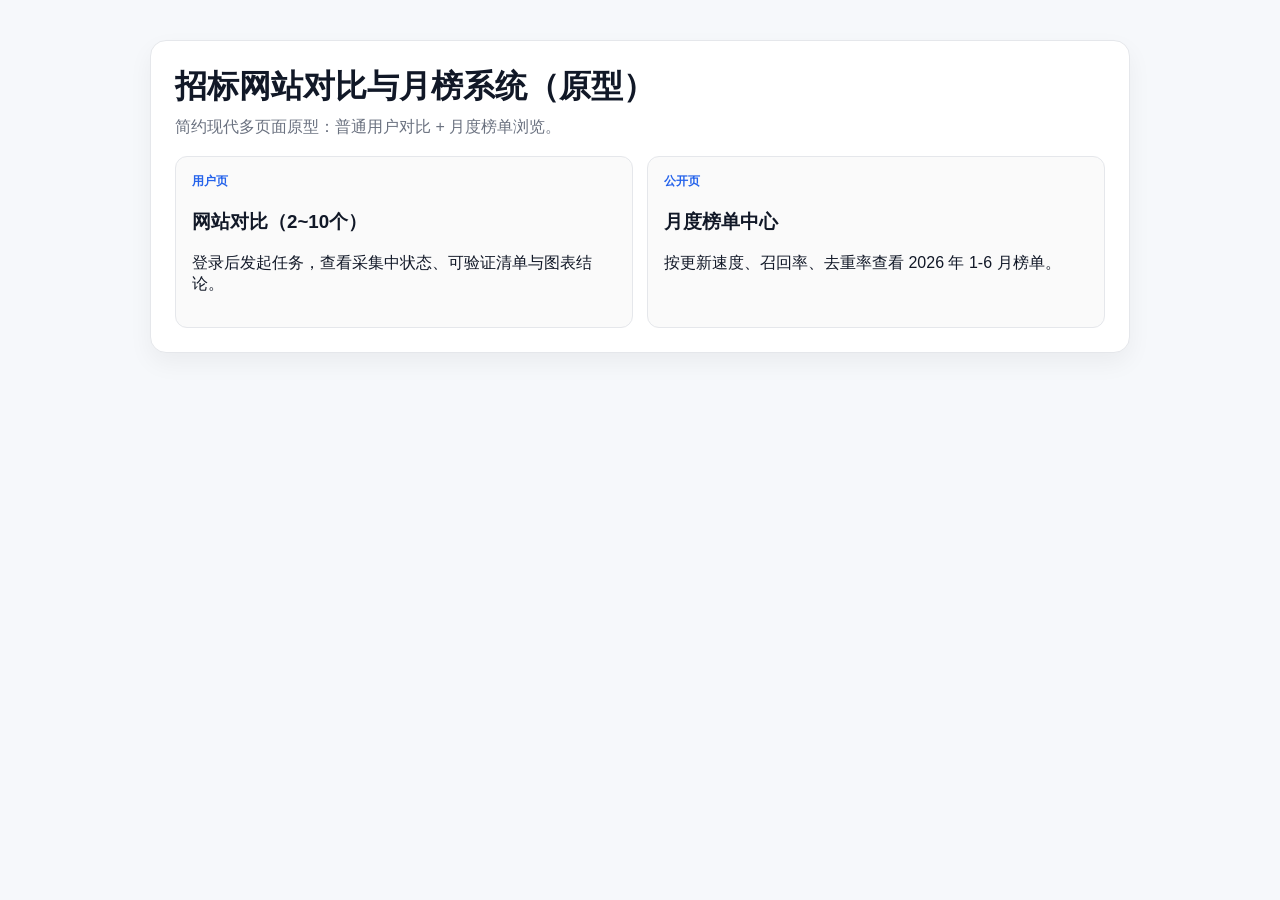
<file: index.html>
<!doctype html><html lang='zh-CN'><head><meta charset='UTF-8'><meta name='viewport' content='width=device-width,initial-scale=1'><title>招标平台监测中心</title><style>body{margin:0;font-family:Inter,"PingFang SC",sans-serif;background:#f6f8fb;color:#111827}.wrap{max-width:980px;margin:40px auto;padding:0 16px}.card{background:#fff;border:1px solid #e5e7eb;border-radius:16px;padding:24px;box-shadow:0 10px 25px rgba(0,0,0,.05)}h1{margin:0 0 8px}.sub{color:#6b7280}.grid{display:grid;grid-template-columns:1fr 1fr;gap:14px;margin-top:18px}.nav{display:block;text-decoration:none;color:#111827;border:1px solid #e5e7eb;border-radius:12px;padding:16px;background:#fafafa}.nav:hover{border-color:#2563eb}.tag{font-size:12px;color:#2563eb;font-weight:600}@media(max-width:800px){.grid{grid-template-columns:1fr}}</style></head><body><div class='wrap'><div class='card'><h1>招标网站对比与月榜系统（原型）</h1><div class='sub'>简约现代多页面原型：普通用户对比 + 月度榜单浏览。</div><div class='grid'><a class='nav' href='compare.html'><div class='tag'>用户页</div><h3>网站对比（2~10个）</h3><p>登录后发起任务，查看采集中状态、可验证清单与图表结论。</p></a><a class='nav' href='rankings.html'><div class='tag'>公开页</div><h3>月度榜单中心</h3><p>按更新速度、召回率、去重率查看 2026 年 1-6 月榜单。</p></a></div></div></div></body></html>
</file>
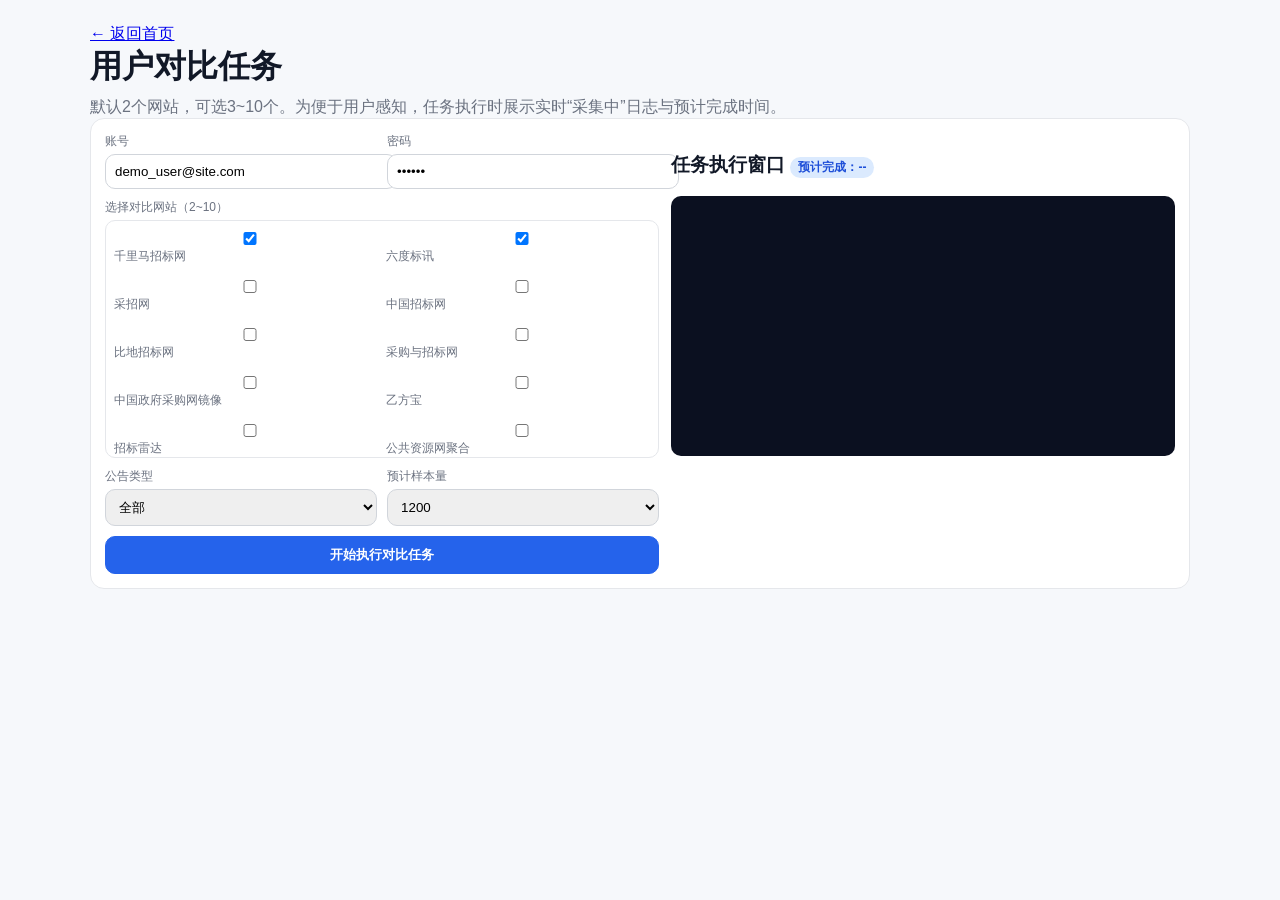
<file: compare.html>
<!doctype html><html lang='zh-CN'><head><meta charset='UTF-8'><meta name='viewport' content='width=device-width,initial-scale=1'><title>网站对比任务</title><style>body{margin:0;font-family:Inter,"PingFang SC",sans-serif;background:#f6f8fb;color:#111827}.wrap{max-width:1100px;margin:24px auto;padding:0 16px}.card{background:#fff;border:1px solid #e5e7eb;border-radius:14px;padding:14px;margin-bottom:12px}h1{margin:0 0 8px}.muted{color:#6b7280}.row{display:grid;grid-template-columns:1.1fr 1fr;gap:12px}.controls{display:grid;grid-template-columns:repeat(2,1fr);gap:10px}label{font-size:12px;color:#6b7280;display:block;margin-bottom:4px}select,input,button{width:100%;padding:9px;border:1px solid #d1d5db;border-radius:10px}button{background:#2563eb;color:#fff;border-color:#2563eb;font-weight:600}.sites{display:grid;grid-template-columns:repeat(2,1fr);gap:8px;max-height:220px;overflow:auto;border:1px solid #e5e7eb;border-radius:10px;padding:8px}.log{height:240px;overflow:auto;background:#0b1020;color:#cfe2ff;border-radius:10px;padding:10px;font-family:ui-monospace,monospace;font-size:12px}.hidden{display:none}.result-grid{display:grid;grid-template-columns:1fr 1fr;gap:12px}.pill{display:inline-block;padding:2px 8px;border-radius:999px;background:#dbeafe;color:#1d4ed8;font-size:12px}table{width:100%;border-collapse:collapse;font-size:13px}th,td{padding:7px;border-bottom:1px solid #e5e7eb;text-align:left}.bar{height:12px;background:#eff6ff;border-radius:999px;overflow:hidden}.bar span{display:block;height:100%;background:linear-gradient(90deg,#60a5fa,#2563eb)}@media(max-width:920px){.row,.result-grid,.controls,.sites{grid-template-columns:1fr}}</style></head><body><div class='wrap'><a href='index.html'>← 返回首页</a><h1>用户对比任务</h1><div class='muted'>默认2个网站，可选3~10个。为便于用户感知，任务执行时展示实时“采集中”日志与预计完成时间。</div>
<div class='card row'><div><div class='controls'><div><label>账号</label><input value='demo_user@site.com'></div><div><label>密码</label><input type='password' value='123456'></div></div><div style='margin-top:10px'><label>选择对比网站（2~10）</label><div class='sites' id='sites'></div></div><div class='controls' style='margin-top:10px'><div><label>公告类型</label><select><option>全部</option><option>中标公告</option></select></div><div><label>预计样本量</label><select><option>500</option><option selected>1200</option><option>3000</option></select></div></div><div style='margin-top:10px'><button id='start'>开始执行对比任务</button></div></div><div><h3>任务执行窗口 <span class='pill' id='eta'>预计完成：--</span></h3><div class='log' id='log'></div></div></div>
<div class='card hidden' id='result'><h3>可验证结果（你可以逐条核对）</h3><div class='result-grid'><div><h4>召回率验证清单</h4><table><thead><tr><th>项目名</th><th>源站有</th><th>目标站有</th></tr></thead><tbody id='verify'></tbody></table></div><div><h4>图表结论</h4><div id='charts'></div></div></div></div></div>
<script>
const sites=["千里马招标网","六度标讯","采招网","中国招标网","比地招标网","采购与招标网","中国政府采购网镜像","乙方宝","招标雷达","公共资源网聚合"];const box=document.getElementById('sites');sites.forEach((s,i)=>box.innerHTML+=`<label><input type='checkbox' value='${s}' ${i<2?'checked':''}> ${s}</label>`);
const steps=["正在加载爬虫资源...","正在分配节点任务...","正在随机采集样本信息...","正在抓取项目1/2/3/4...","正在进行跨站匹配...","正在计算更新速度P50/P95...","正在计算召回率与去重率..."];
function run(){const picked=[...document.querySelectorAll('#sites input:checked')].map(x=>x.value);if(picked.length<2||picked.length>10){alert('请选择2到10个网站');return;}document.getElementById('result').classList.add('hidden');const log=document.getElementById('log');log.innerHTML='';const eta=Math.max(2,Math.ceil(picked.length*0.8));document.getElementById('eta').textContent=`预计完成：${eta} 分钟`;let i=0;const timer=setInterval(()=>{log.innerHTML+=`[${new Date().toLocaleTimeString()}] ${steps[i%steps.length]}\n`;log.scrollTop=log.scrollHeight;i++;if(i===12){clearInterval(timer);finish(picked);}},700)}
function finish(picked){const samples=[['中国安全生产科学研究院气体泄漏监测管控设施采购中标公告','是','是'],['XX市智慧校园设备采购公告','是','否'],['某医院检验试剂采购项目中标公告','是','是'],['某区道路提升工程招标公告','是','否'],['某高校实验室改造项目','是','是']];
  document.getElementById('verify').innerHTML=samples.map(r=>`<tr><td>${r[0]}</td><td>${r[1]}</td><td style='color:${r[2]==='是'?'#16a34a':'#dc2626'}'>${r[2]}</td></tr>`).join('');
  const recall=Math.round(samples.filter(x=>x[2]==='是').length/samples.length*100); const speed=Math.max(10,120-picked.length*8); const dedup=90-picked.length;
  document.getElementById('charts').innerHTML=`<p>结论：本次比较了 <b>${picked.length}</b> 个网站。召回率 <b>${recall}%</b>，中位更新时长(P50) <b>${speed} 分钟</b>，去重率 <b>${dedup}%</b>。</p>
  <p class='muted'>说明（大白话）：召回率就是该抓到的公告抓到了多少；去重率就是重复公告清理得干不干净。</p>
  <div style='margin-bottom:8px'>召回率<div class='bar'><span style='width:${recall}%'></span></div></div>
  <div style='margin-bottom:8px'>去重率<div class='bar'><span style='width:${dedup}%'></span></div></div>
  <div style='margin-bottom:8px'>速度得分<div class='bar'><span style='width:${Math.max(5,100-speed/2)}%'></span></div></div>`;
  document.getElementById('result').classList.remove('hidden');
}
document.getElementById('start').onclick=run;
</script></body></html>
</file>
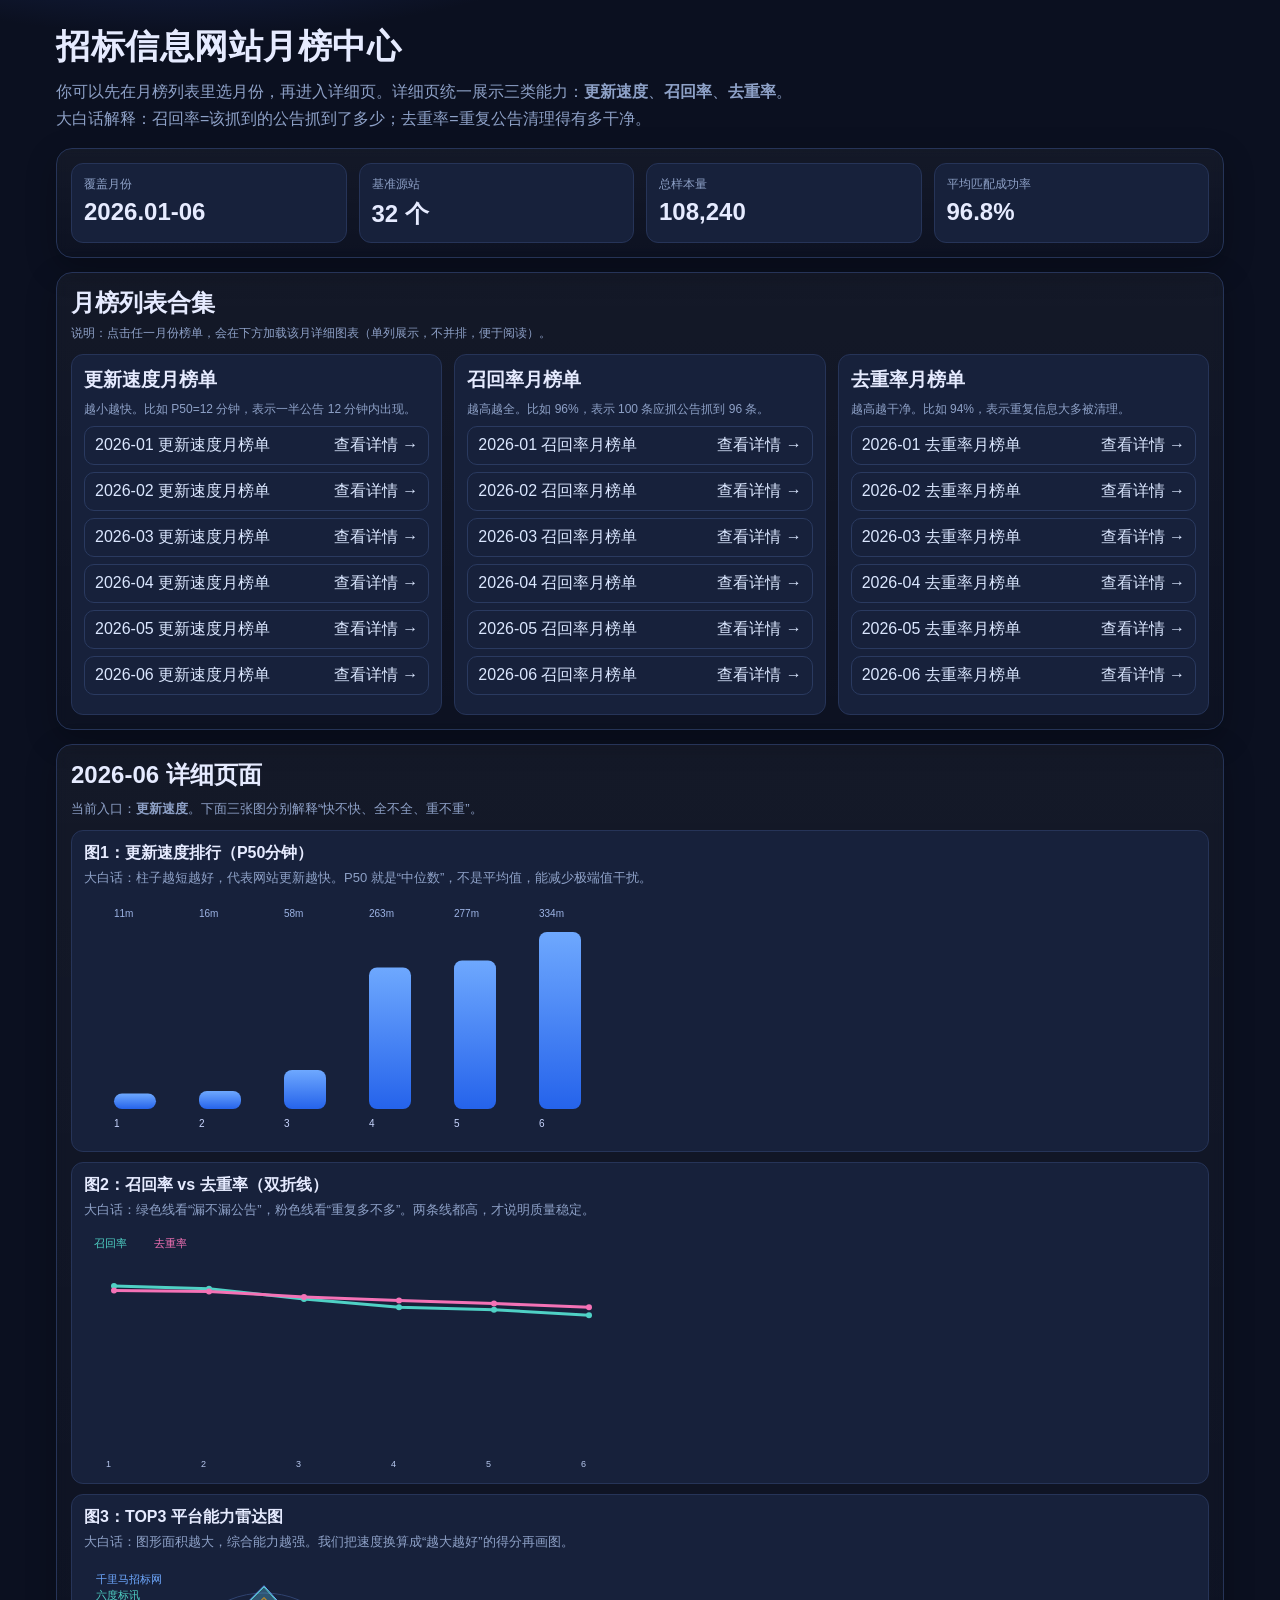
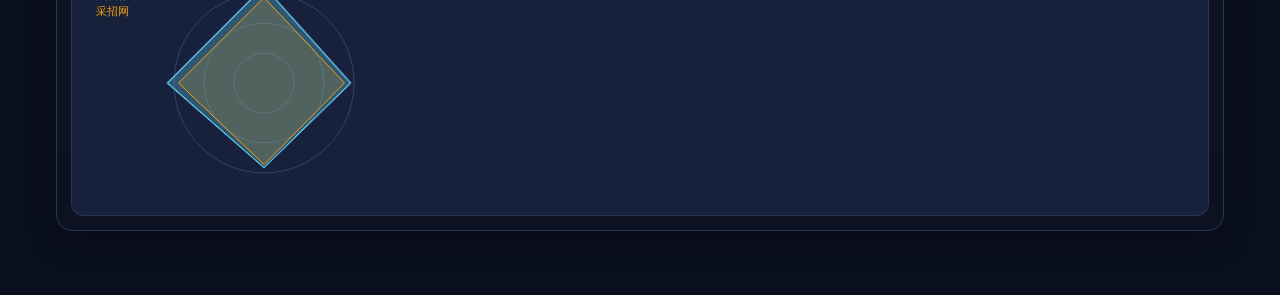
<file: prototype.html>
<!doctype html>
<html lang="zh-CN">
<head>
  <meta charset="UTF-8" />
  <meta name="viewport" content="width=device-width, initial-scale=1.0" />
  <title>招标信息网站月榜中心（原型）</title>
  <style>
    :root{--bg:#0b1020;--panel:#121a30;--panel2:#17213b;--text:#e6ebff;--muted:#8ea1c7;--line:#263458;--primary:#6ea8fe;--cyan:#4fd1c5;--pink:#f472b6;--amber:#f59e0b}
    *{box-sizing:border-box} body{margin:0;background:radial-gradient(1200px 500px at 15% -10%,#243b80 0,#0b1020 45%),var(--bg);color:var(--text);font-family:"PingFang SC","Microsoft YaHei",Arial,sans-serif}
    .wrap{max-width:1200px;margin:24px auto;padding:0 16px 40px}
    h1{margin:0 0 8px;font-size:34px;letter-spacing:.5px} .sub{color:var(--muted);margin-bottom:16px;line-height:1.7}
    .glass{background:linear-gradient(180deg,rgba(255,255,255,.04),rgba(255,255,255,.01));border:1px solid var(--line);border-radius:16px;padding:14px;backdrop-filter: blur(6px);box-shadow:0 10px 30px rgba(0,0,0,.25)}
    .kpis{display:grid;grid-template-columns:repeat(4,1fr);gap:12px;margin-bottom:14px}.kpi{padding:12px;border:1px solid var(--line);border-radius:12px;background:var(--panel2)}
    .k{font-size:12px;color:var(--muted)}.v{font-size:24px;font-weight:700;margin-top:5px}
    .list-grid{display:grid;grid-template-columns:repeat(3,1fr);gap:12px;margin-top:12px}
    .list-card{background:var(--panel2);border:1px solid var(--line);border-radius:12px;padding:12px}
    .list-card h3{margin:0 0 8px}.hint{font-size:12px;color:var(--muted);margin-bottom:8px}
    .month-link{display:flex;justify-content:space-between;align-items:center;padding:8px 10px;border-radius:10px;border:1px solid #2a3a60;color:#dbe7ff;text-decoration:none;margin-bottom:7px;transition:.2s}
    .month-link:hover{transform:translateY(-1px);border-color:#6ea8fe;background:#1d2b4d}
    .detail{margin-top:14px}
    .chart{margin-top:10px;padding:12px;border-radius:12px;background:var(--panel2);border:1px solid var(--line)}
    .chart h4{margin:0 0 4px}.desc{margin:0 0 10px;color:var(--muted);font-size:13px;line-height:1.6}
    svg{width:100%;height:240px;display:block}
    .fade{animation:fadeIn .4s ease}@keyframes fadeIn{from{opacity:0;transform:translateY(6px)}to{opacity:1;transform:none}}
    @media (max-width:980px){.kpis,.list-grid{grid-template-columns:1fr}}
  </style>
</head>
<body>
<div class="wrap">
  <h1>招标信息网站月榜中心</h1>
  <div class="sub">你可以先在月榜列表里选月份，再进入详细页。详细页统一展示三类能力：<b>更新速度</b>、<b>召回率</b>、<b>去重率</b>。<br>大白话解释：召回率=该抓到的公告抓到了多少；去重率=重复公告清理得有多干净。</div>

  <div class="glass kpis">
    <div class="kpi"><div class="k">覆盖月份</div><div class="v">2026.01-06</div></div>
    <div class="kpi"><div class="k">基准源站</div><div class="v">32 个</div></div>
    <div class="kpi"><div class="k">总样本量</div><div class="v">108,240</div></div>
    <div class="kpi"><div class="k">平均匹配成功率</div><div class="v">96.8%</div></div>
  </div>

  <div class="glass">
    <h2 style="margin:0 0 6px">月榜列表合集</h2>
    <div class="hint">说明：点击任一月份榜单，会在下方加载该月详细图表（单列展示，不并排，便于阅读）。</div>
    <div class="list-grid" id="lists"></div>
  </div>

  <div class="glass detail fade" id="detail"></div>
</div>

<script>
const months=["2026-01","2026-02","2026-03","2026-04","2026-05","2026-06"];
const sites=["千里马招标网","六度标讯","采招网","中国招标网","比地招标网","采购与招标网"];
const monthly={
"2026-01":{speed:[14,19,68,278,291,350],recall:[96,95,88,83,82,79],dedup:[94,93,90,88,86,84]},
"2026-02":{speed:[13,18,65,274,288,346],recall:[96.3,95.1,88.4,83.4,82.3,79.1],dedup:[94.1,93.2,90.1,88.1,86.2,84.1]},
"2026-03":{speed:[13,18,63,272,286,344],recall:[96.5,95.2,88.7,83.7,82.5,79.3],dedup:[94.2,93.4,90.2,88.3,86.3,84.2]},
"2026-04":{speed:[12,17,61,269,283,341],recall:[96.7,95.4,89.0,84.0,82.8,79.5],dedup:[94.3,93.5,90.3,88.5,86.4,84.3]},
"2026-05":{speed:[12,17,60,268,281,339],recall:[96.8,95.2,89.1,84.2,82.7,79.6],dedup:[94.1,93.5,90.3,88.1,86.4,84.2]},
"2026-06":{speed:[11,16,58,263,277,334],recall:[97.0,95.5,89.4,84.6,83.1,79.9],dedup:[94.4,93.8,90.6,88.6,86.7,84.6]}
};

function rank(metric,month){const arr=sites.map((s,i)=>({name:s,v:monthly[month][metric][i]}));return arr.sort((a,b)=> metric==='speed'?a.v-b.v:b.v-a.v)}
function listBlock(title,metric,desc){return `<div class="list-card"><h3>${title}</h3><div class="hint">${desc}</div>${months.map(m=>`<a href="#detail" class="month-link" data-month="${m}" data-metric="${metric}"><span>${m} ${title}</span><span>查看详情 →</span></a>`).join('')}</div>`}

document.getElementById('lists').innerHTML=
  listBlock('更新速度月榜单','speed','越小越快。比如 P50=12 分钟，表示一半公告 12 分钟内出现。')+
  listBlock('召回率月榜单','recall','越高越全。比如 96%，表示 100 条应抓公告抓到 96 条。')+
  listBlock('去重率月榜单','dedup','越高越干净。比如 94%，表示重复信息大多被清理。');

function render(month='2026-06',metric='speed'){
  const detail=document.getElementById('detail');
  const speedR=rank('speed',month),recallR=rank('recall',month),dedupR=rank('dedup',month);
  detail.classList.remove('fade'); void detail.offsetWidth; detail.classList.add('fade');
  detail.innerHTML=`<h2 style="margin:0 0 8px">${month} 详细页面</h2>
  <div class="desc">当前入口：<b>${metric==='speed'?'更新速度':'召回率/去重率'}</b>。下面三张图分别解释“快不快、全不全、重不重”。</div>
  <div class="chart"><h4>图1：更新速度排行（P50分钟）</h4><p class="desc">大白话：柱子越短越好，代表网站更新越快。P50 就是“中位数”，不是平均值，能减少极端值干扰。</p><svg id="c1"></svg></div>
  <div class="chart"><h4>图2：召回率 vs 去重率（双折线）</h4><p class="desc">大白话：绿色线看“漏不漏公告”，粉色线看“重复多不多”。两条线都高，才说明质量稳定。</p><svg id="c2"></svg></div>
  <div class="chart"><h4>图3：TOP3 平台能力雷达图</h4><p class="desc">大白话：图形面积越大，综合能力越强。我们把速度换算成“越大越好”的得分再画图。</p><svg id="c3"></svg></div>`;

  const c1=document.getElementById('c1');
  c1.innerHTML=speedR.map((d,i)=>{const h=Math.max(8,200-d.v*0.5);const x=30+i*85;return `<rect x="${x}" y="${h}" width="42" height="${210-h}" rx="8" fill="url(#g1)"><animate attributeName="y" from="210" to="${h}" dur="500ms"/></rect><text x="${x}" y="228" font-size="10" fill="#c9d6ff">${i+1}</text><text x="${x}" y="18" font-size="10" fill="#9db4e5">${d.v}m</text>`}).join('')+`<defs><linearGradient id="g1" x1="0" y1="0" x2="0" y2="1"><stop stop-color="#6ea8fe"/><stop offset="1" stop-color="#2563eb"/></linearGradient></defs>`;

  const cx=(i)=>30+i*95, yR=(v)=>220-v*1.7, yD=(v)=>220-v*1.7;
  const pR=sites.map((_,i)=>`${cx(i)},${yR(monthly[month].recall[i])}`).join(' '), pD=sites.map((_,i)=>`${cx(i)},${yD(monthly[month].dedup[i])}`).join(' ');
  document.getElementById('c2').innerHTML=`<polyline points="${pR}" fill="none" stroke="#4fd1c5" stroke-width="3"/><polyline points="${pD}" fill="none" stroke="#f472b6" stroke-width="3"/>${sites.map((s,i)=>`<circle cx="${cx(i)}" cy="${yR(monthly[month].recall[i])}" r="3" fill="#4fd1c5"/><circle cx="${cx(i)}" cy="${yD(monthly[month].dedup[i])}" r="3" fill="#f472b6"/><text x="${cx(i)-8}" y="236" font-size="9" fill="#b7c8ef">${i+1}</text>`).join('')}<text x="10" y="16" fill="#4fd1c5" font-size="11">召回率</text><text x="70" y="16" fill="#f472b6" font-size="11">去重率</text>`;

  const top3=[speedR[0].name,speedR[1].name,speedR[2].name].map(n=>sites.indexOf(n));
  const polygons=top3.map((idx,i)=>{const c=["#6ea8fe","#4fd1c5","#f59e0b"][i],sp=100-Math.min(monthly[month].speed[idx]/4,85),re=monthly[month].recall[idx],de=monthly[month].dedup[idx];const pts=[[180,120-sp],[180+re*0.9,120],[180,120+de*0.9],[180-sp,120]].map(p=>p.join(',')).join(' ');return `<polygon points="${pts}" fill="${c}" fill-opacity="0.18" stroke="${c}"/><text x="12" y="${20+i*16}" fill="${c}" font-size="11">${sites[idx]}</text>`}).join('');
  document.getElementById('c3').innerHTML=`<circle cx="180" cy="120" r="90" fill="none" stroke="#2f426f"/><circle cx="180" cy="120" r="60" fill="none" stroke="#2f426f"/><circle cx="180" cy="120" r="30" fill="none" stroke="#2f426f"/>${polygons}`;
}

document.querySelectorAll('.month-link').forEach(a=>a.onclick=(e)=>{e.preventDefault();render(a.dataset.month,a.dataset.metric)});
render();
</script>
</body>
</html>
</file>
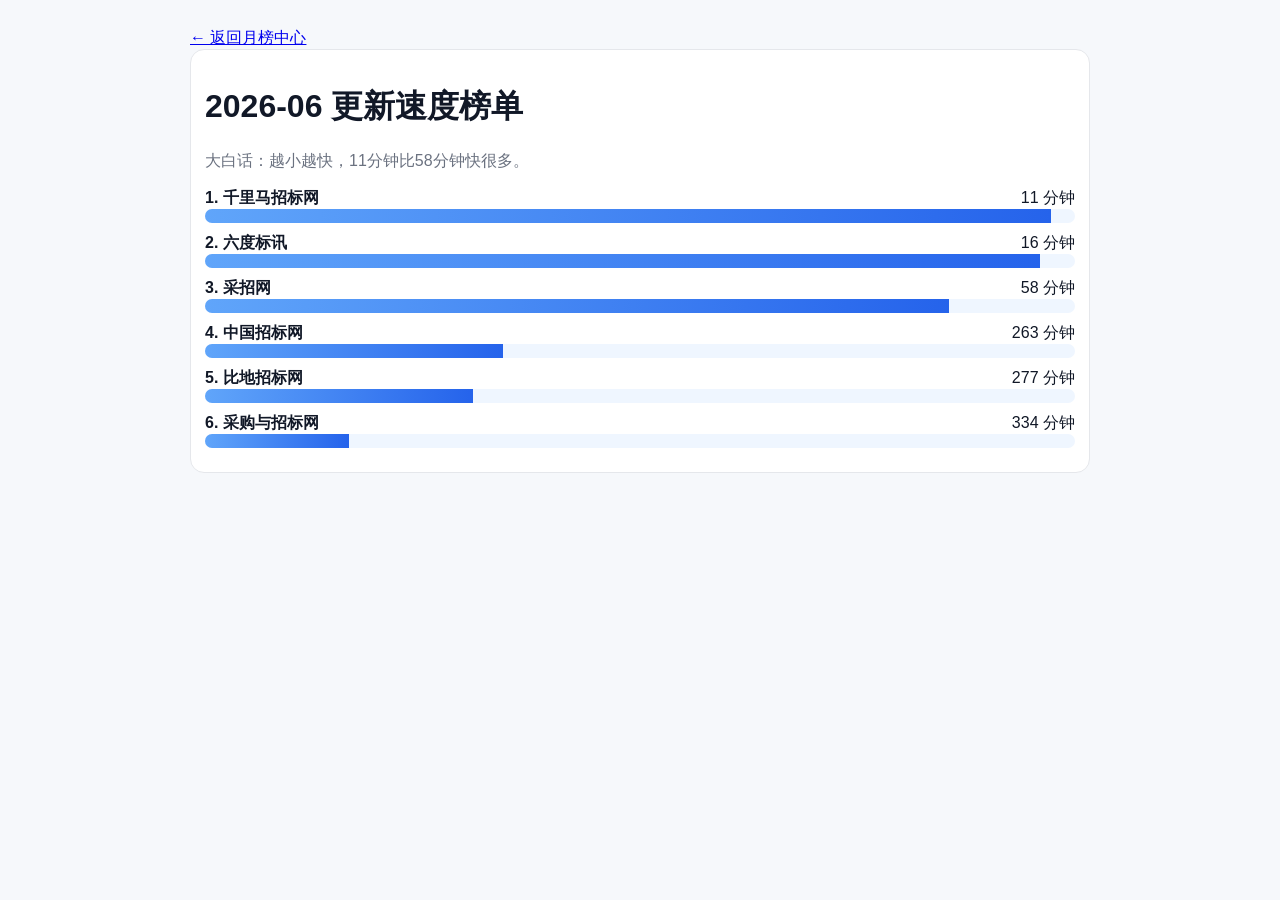
<file: ranking-detail.html>
<!doctype html><html lang='zh-CN'><head><meta charset='UTF-8'><meta name='viewport' content='width=device-width,initial-scale=1'><title>榜单详情</title><style>body{margin:0;font-family:Inter,"PingFang SC",sans-serif;background:#f6f8fb;color:#111827}.wrap{max-width:900px;margin:28px auto;padding:0 16px}.card{background:#fff;border:1px solid #e5e7eb;border-radius:14px;padding:14px}.muted{color:#6b7280}.bar{height:14px;background:#eff6ff;border-radius:999px;overflow:hidden}.bar span{display:block;height:100%;background:linear-gradient(90deg,#60a5fa,#2563eb)}</style></head><body><div class='wrap'><a href='rankings.html'>← 返回月榜中心</a><div class='card'><h1 id='t'></h1><p class='muted' id='desc'></p><div id='list'></div></div></div><script>const q=new URLSearchParams(location.search),dim=q.get('dim')||'speed',month=q.get('month')||'2026-06';const data={sites:["千里马招标网","六度标讯","采招网","中国招标网","比地招标网","采购与招标网"],speed:[11,16,58,263,277,334],recall:[97,95.5,89.4,84.6,83.1,79.9],dedup:[94.4,93.8,90.6,88.6,86.7,84.6]};const title={speed:'更新速度',recall:'召回率',dedup:'去重率'}[dim];document.getElementById('t').textContent=`${month} ${title}榜单`;document.getElementById('desc').textContent=dim==='speed'?'大白话：越小越快，11分钟比58分钟快很多。':'大白话：越高越好，代表更全或更干净。';const arr=data.sites.map((s,i)=>({s,v:data[dim][i]})).sort((a,b)=>dim==='speed'?a.v-b.v:b.v-a.v);document.getElementById('list').innerHTML=arr.map((x,i)=>`<div style='margin:10px 0'><div style='display:flex;justify-content:space-between'><b>${i+1}. ${x.s}</b><span>${x.v}${dim==='speed'?' 分钟':'%'}</span></div><div class='bar'><span style='width:${dim==='speed'?Math.max(5,100-x.v/4):x.v}%'></span></div></div>`).join('')</script></body></html>
</file>
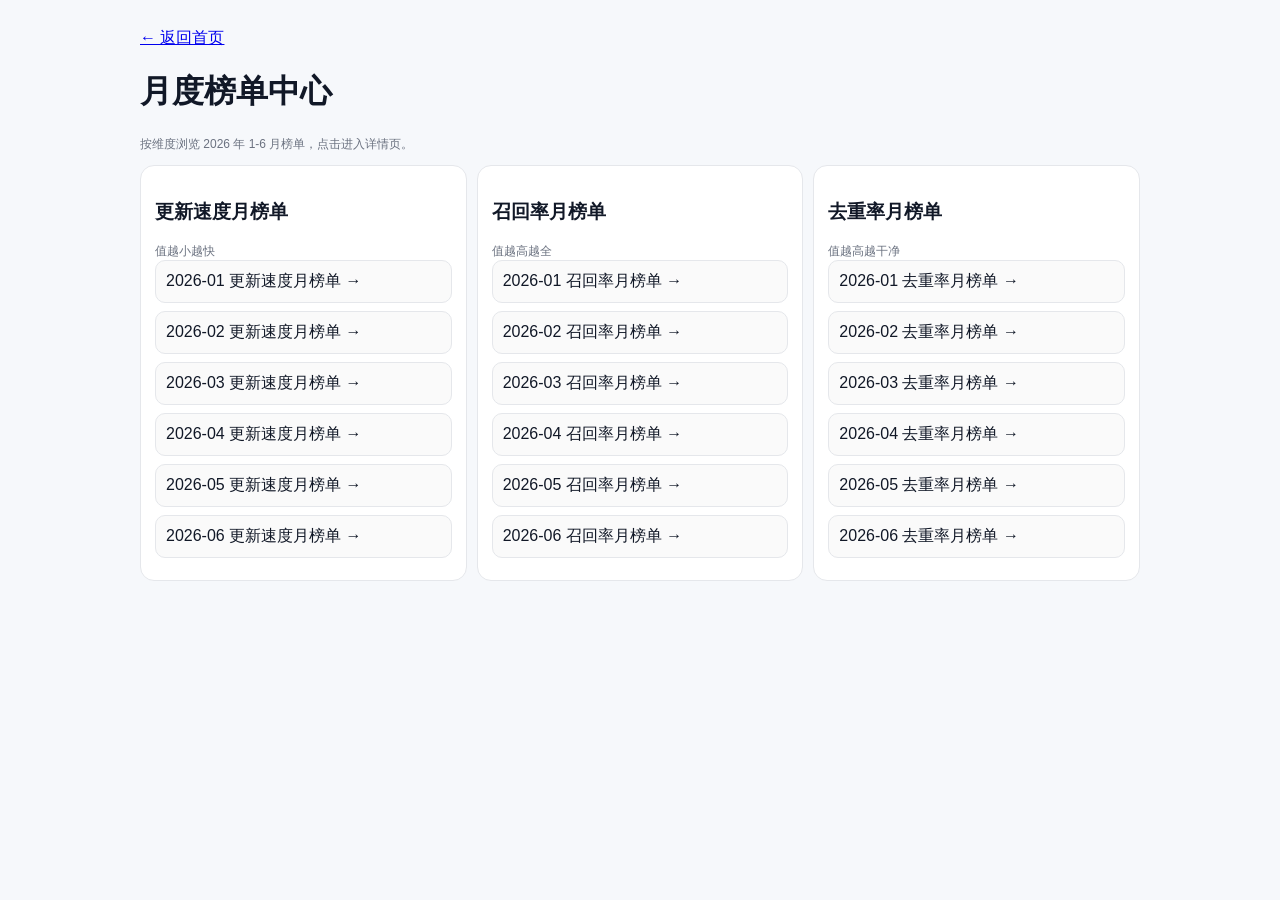
<file: rankings.html>
<!doctype html><html lang='zh-CN'><head><meta charset='UTF-8'><meta name='viewport' content='width=device-width,initial-scale=1'><title>月度榜单中心</title><style>body{margin:0;font-family:Inter,"PingFang SC",sans-serif;background:#f6f8fb;color:#111827}.wrap{max-width:1000px;margin:28px auto;padding:0 16px}.card{background:#fff;border:1px solid #e5e7eb;border-radius:14px;padding:14px;margin-bottom:12px}.grid{display:grid;grid-template-columns:repeat(3,1fr);gap:10px}a.item{display:block;text-decoration:none;color:#111827;border:1px solid #e5e7eb;border-radius:10px;padding:10px;background:#fafafa;margin-bottom:8px}.item:hover{border-color:#2563eb}.muted{font-size:12px;color:#6b7280}@media(max-width:900px){.grid{grid-template-columns:1fr}}</style></head><body><div class='wrap'><a href='index.html'>← 返回首页</a><h1>月度榜单中心</h1><p class='muted'>按维度浏览 2026 年 1-6 月榜单，点击进入详情页。</p><div class='grid' id='grid'></div></div><script>const months=['2026-01','2026-02','2026-03','2026-04','2026-05','2026-06'];const dims=[['speed','更新速度月榜单','值越小越快'],['recall','召回率月榜单','值越高越全'],['dedup','去重率月榜单','值越高越干净']];document.getElementById('grid').innerHTML=dims.map(d=>`<div class='card'><h3>${d[1]}</h3><div class='muted'>${d[2]}</div>${months.map(m=>`<a class='item' href='ranking-detail.html?dim=${d[0]}&month=${m}'>${m} ${d[1]} →</a>`).join('')}</div>`).join('')</script></body></html>
</file>
